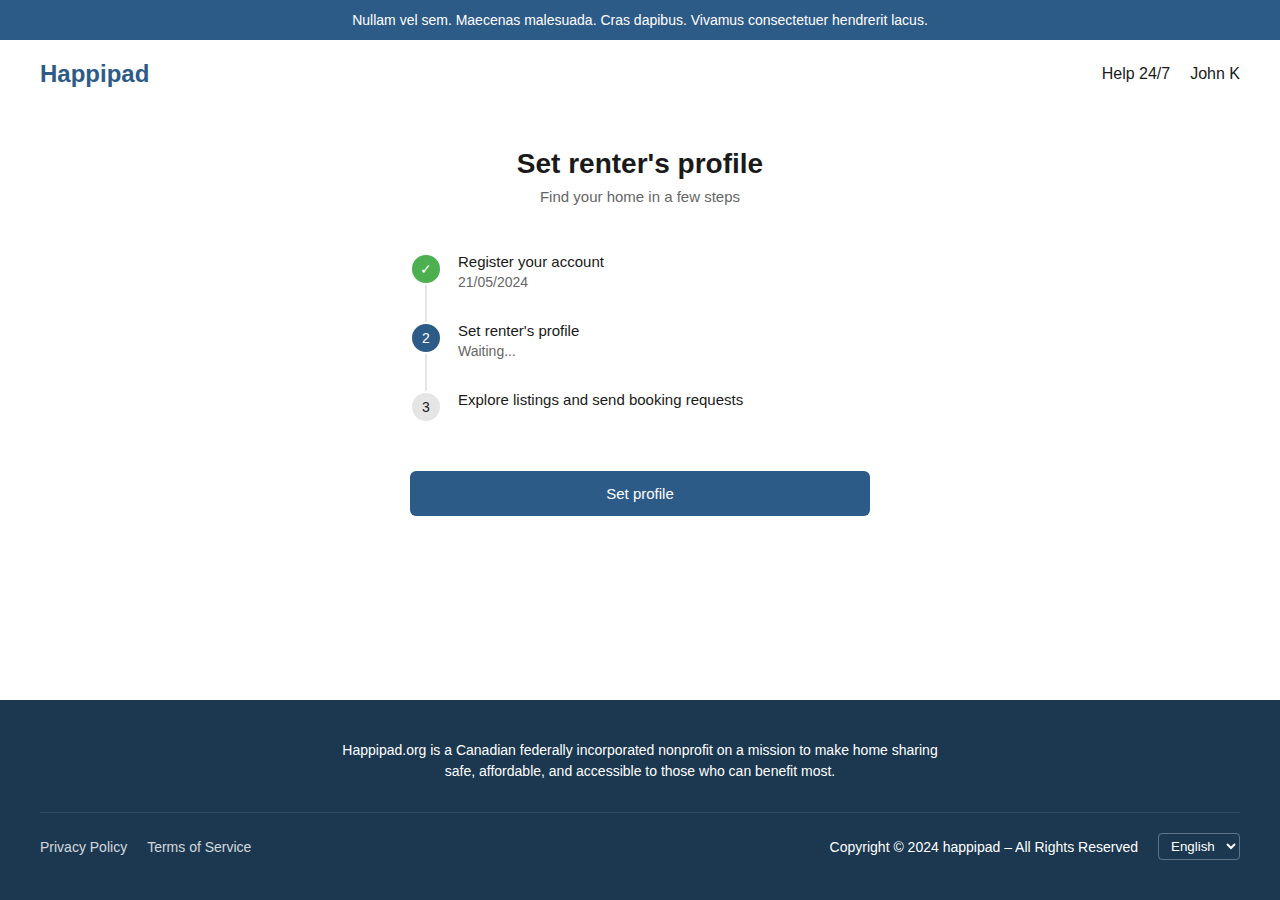
<file: index.html>
<!DOCTYPE html>
<html lang="en">
  <head>
    <meta charset="UTF-8" />
    <meta name="viewport" content="width=device-width, initial-scale=1.0" />
    <title>Happipad - Set Renter's Profile</title>
    <link rel="stylesheet" href="styles.css" />
  </head>
  <body>
    <div class="notification-bar">
      Nullam vel sem. Maecenas malesuada. Cras dapibus. Vivamus consectetuer
      hendrerit lacus.
    </div>

    <header>
      <div class="logo">Happipad</div>
      <div class="header-right">
        <a href="#" class="help-link">Help 24/7</a>
        <div class="user-profile">
          <span>John K</span>
        </div>
      </div>
    </header>

    <main>
      <div class="container">
        <h1>Set renter's profile</h1>
        <p class="subtitle">Find your home in a few steps</p>

        <div class="steps-container">
          <div class="step completed">
            <div class="step-number">
              <span class="checkmark">✓</span>
            </div>
            <div class="step-content">
              <h3>Register your account</h3>
              <p>21/05/2024</p>
            </div>
          </div>

          <div class="step active">
            <div class="step-number">2</div>
            <div class="step-content">
              <h3>Set renter's profile</h3>
              <p>Waiting...</p>
            </div>
          </div>

          <div class="step">
            <div class="step-number">3</div>
            <div class="step-content">
              <h3>Explore listings and send booking requests</h3>
            </div>
          </div>
        </div>

        <button class="primary-button">Set profile</button>
      </div>
    </main>

    <footer>
      <p class="footer-text">
        Happipad.org is a Canadian federally incorporated nonprofit on a mission
        to make home sharing safe, affordable, and accessible to those who can
        benefit most.
      </p>
      <div class="footer-bottom">
        <div class="footer-links">
          <a href="#">Privacy Policy</a>
          <a href="#">Terms of Service</a>
        </div>
        <div class="footer-right">
          <span>Copyright © 2024 happipad – All Rights Reserved</span>
          <select class="language-select">
            <option value="en">English</option>
          </select>
        </div>
      </div>
    </footer>

    <script src="script.js"></script>
  </body>
</html>
</file>
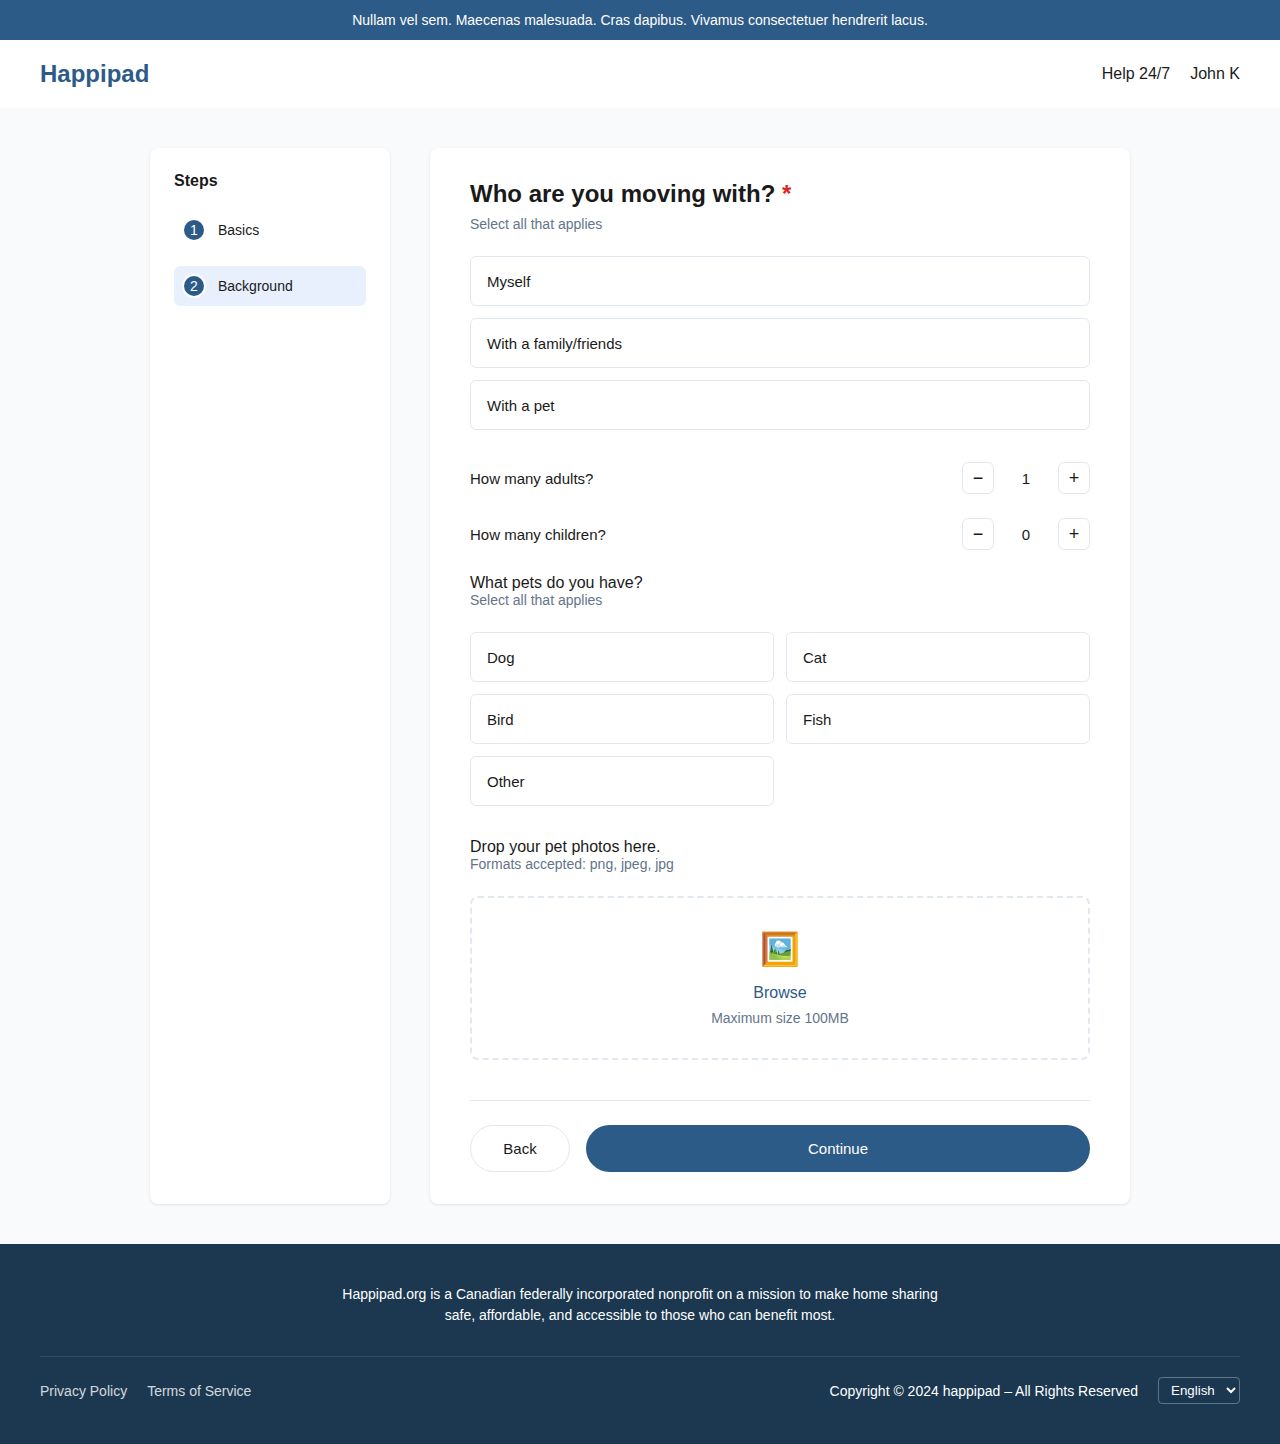
<file: profile.html>
<!DOCTYPE html>
<html lang="en">
  <head>
    <meta charset="UTF-8" />
    <meta
      name="viewport"
      content="width=device-width, initial-scale=1.0, maximum-scale=1.0, user-scalable=no"
    />
    <title>Happipad - Profile Setup</title>
    <link rel="stylesheet" href="styles.css" />
    <link rel="stylesheet" href="profile-styles.css" />
  </head>
  <body>
    <div class="notification-bar">
      Nullam vel sem. Maecenas malesuada. Cras dapibus. Vivamus consectetuer
      hendrerit lacus.
    </div>

    <header>
      <div class="logo">Happipad</div>
      <div class="header-right">
        <a href="#" class="help-link">Help 24/7</a>
        <div class="user-profile">
          <span>John K</span>
        </div>
      </div>
    </header>

    <main class="profile-main">
      <div class="profile-container">
        <div class="sidebar">
          <h2>Steps</h2>
          <div class="steps-list">
            <div class="step-item">
              <span class="step-number">1</span>
              <span class="step-name">Basics</span>
            </div>
            <div class="step-item active">
              <span class="step-number">2</span>
              <span class="step-name">Background</span>
            </div>
          </div>
        </div>

        <div class="form-content">
          <h1>Who are you moving with? <span class="required">*</span></h1>
          <p class="form-subtitle">Select all that applies</p>

          <form class="profile-form">
            <div class="options-group moving-with-options">
              <div class="option-item">
                <span class="option-text">Myself</span>
                <button type="button" class="option-select">✓</button>
              </div>
              <div class="option-item">
                <span class="option-text">With a family/friends</span>
                <button type="button" class="option-select">✓</button>
              </div>
              <div class="option-item">
                <span class="option-text">With a pet</span>
                <button type="button" class="option-select">✓</button>
              </div>
            </div>

            <div class="number-input-group">
              <label class="number-label">
                <span>How many adults?</span>
                <div class="number-control">
                  <button type="button" class="number-btn minus">−</button>
                  <input
                    type="number"
                    value="1"
                    min="1"
                    class="number-input"
                    id="adults-count"
                  />
                  <button type="button" class="number-btn plus">+</button>
                </div>
              </label>
            </div>

            <div class="invite-section" style="display: none">
              <div class="invite-header">
                <h3>Invite your roommates to join</h3>
                <p class="form-subtitle">
                  Since you're moving in with others, you can invite them to
                  create their profiles. This helps everyone be on the same page
                  during the rental process.
                </p>
              </div>

              <div class="invite-list">
                <!-- Invite entries will be added here by JavaScript -->
              </div>

              <button type="button" class="add-invite-button">
                <span class="plus-icon">+</span>
                Add another roommate
              </button>
            </div>

            <div class="number-input-group">
              <label class="number-label">
                <span>How many children?</span>
                <div class="number-control">
                  <button type="button" class="number-btn minus">−</button>
                  <input type="number" value="0" min="0" class="number-input" />
                  <button type="button" class="number-btn plus">+</button>
                </div>
              </label>
            </div>

            <div class="pet-section">
              <label>What pets do you have?</label>
              <p class="form-subtitle">Select all that applies</p>
              <div class="options-group pet-options">
                <div class="option-item">
                  <span class="option-text">Dog</span>
                  <button type="button" class="option-select">✓</button>
                </div>
                <div class="option-item">
                  <span class="option-text">Cat</span>
                  <button type="button" class="option-select">✓</button>
                </div>
                <div class="option-item">
                  <span class="option-text">Bird</span>
                  <button type="button" class="option-select">✓</button>
                </div>
                <div class="option-item">
                  <span class="option-text">Fish</span>
                  <button type="button" class="option-select">✓</button>
                </div>
                <div class="option-item">
                  <span class="option-text">Other</span>
                  <button type="button" class="option-select">✓</button>
                </div>
              </div>
            </div>

            <div class="file-upload-section">
              <label>Drop your pet photos here.</label>
              <p class="form-subtitle">Formats accepted: png, jpeg, jpg</p>
              <div class="upload-area">
                <div class="upload-content">
                  <div class="upload-icon">🖼️</div>
                  <span class="upload-text">Browse</span>
                  <span class="upload-size">Maximum size 100MB</span>
                </div>
              </div>
            </div>

            <div class="form-navigation">
              <div class="nav-buttons">
                <button type="button" class="back-button">Back</button>
                <button type="submit" class="continue-button">Continue</button>
              </div>
            </div>
          </form>
        </div>
      </div>
    </main>

    <footer>
      <p class="footer-text">
        Happipad.org is a Canadian federally incorporated nonprofit on a mission
        to make home sharing safe, affordable, and accessible to those who can
        benefit most.
      </p>
      <div class="footer-bottom">
        <div class="footer-links">
          <a href="#">Privacy Policy</a>
          <a href="#">Terms of Service</a>
        </div>
        <div class="footer-right">
          <span>Copyright © 2024 happipad – All Rights Reserved</span>
          <select class="language-select">
            <option value="en">English</option>
          </select>
        </div>
      </div>
    </footer>

    <script src="profile.js"></script>
  </body>
</html>
</file>
<file: styles.css>
:root {
  --primary-color: #2d5b87;
  --text-color: #1a1a1a;
  --background-color: #ffffff;
  --footer-color: #1b3850;
  --light-gray: #666;
  --border-color: #e5e5e5;
}

* {
  margin: 0;
  padding: 0;
  box-sizing: border-box;
  font-family: -apple-system, BlinkMacSystemFont, "Segoe UI", Roboto, Oxygen,
    Ubuntu, Cantarell, sans-serif;
}

body {
  background-color: var(--background-color);
  color: var(--text-color);
  min-height: 100vh;
  display: flex;
  flex-direction: column;
}

.notification-bar {
  background-color: var(--primary-color);
  color: white;
  padding: 12px;
  text-align: center;
  font-size: 14px;
}

header {
  display: flex;
  justify-content: space-between;
  align-items: center;
  padding: 20px 40px;
}

.logo {
  font-size: 24px;
  font-weight: bold;
  color: var(--primary-color);
}

.header-right {
  display: flex;
  align-items: center;
  gap: 20px;
}

.help-link {
  color: var(--text-color);
  text-decoration: none;
}

.user-profile {
  display: flex;
  align-items: center;
}

main {
  flex: 1;
  padding: 40px;
  display: flex;
  justify-content: center;
  align-items: flex-start;
}

.container {
  max-width: 500px;
  width: 100%;
  text-align: center;
  padding: 0 20px;
}

h1 {
  font-size: 28px;
  margin-bottom: 8px;
  color: var(--text-color);
  font-weight: 600;
}

.subtitle {
  color: var(--light-gray);
  margin-bottom: 48px;
  font-size: 15px;
}

.steps-container {
  display: flex;
  flex-direction: column;
  gap: 32px;
  margin: 0 auto 48px;
  position: relative;
}

.steps-container::before {
  content: "";
  position: absolute;
  left: 15px;
  top: 32px;
  bottom: 0;
  width: 2px;
  background-color: var(--border-color);
  z-index: 0;
}

.step {
  display: flex;
  align-items: flex-start;
  gap: 16px;
  text-align: left;
  position: relative;
  z-index: 1;
}

.step-number {
  width: 32px;
  height: 32px;
  border-radius: 50%;
  background-color: var(--border-color);
  display: flex;
  align-items: center;
  justify-content: center;
  font-weight: 500;
  flex-shrink: 0;
  font-size: 14px;
  border: 2px solid white;
}

.step.completed .step-number {
  background-color: #4caf50;
  color: white;
}

.step.active .step-number {
  background-color: var(--primary-color);
  color: white;
}

.step-content h3 {
  font-size: 15px;
  margin-bottom: 4px;
  font-weight: 500;
}

.step-content p {
  color: var(--light-gray);
  font-size: 14px;
}

.primary-button {
  background-color: var(--primary-color);
  color: white;
  border: none;
  padding: 14px;
  border-radius: 6px;
  font-size: 15px;
  cursor: pointer;
  transition: background-color 0.2s;
  width: 100%;
  font-weight: 500;
}

.primary-button:hover {
  background-color: #234a6f;
}

footer {
  background-color: var(--footer-color);
  color: white;
  padding: 40px;
  text-align: center;
  margin-top: auto;
}

.footer-text {
  max-width: 600px;
  margin: 0 auto 30px;
  line-height: 1.5;
  font-size: 14px;
}

.footer-bottom {
  display: flex;
  justify-content: space-between;
  align-items: center;
  padding-top: 20px;
  border-top: 1px solid rgba(255, 255, 255, 0.1);
}

.footer-links {
  display: flex;
  gap: 20px;
}

.footer-links a {
  color: white;
  text-decoration: none;
  font-size: 14px;
  opacity: 0.8;
  transition: opacity 0.2s;
}

.footer-links a:hover {
  opacity: 1;
}

.footer-right {
  display: flex;
  align-items: center;
  gap: 20px;
  font-size: 14px;
}

.language-select {
  background: transparent;
  color: white;
  border: 1px solid rgba(255, 255, 255, 0.3);
  padding: 4px 8px;
  border-radius: 4px;
  cursor: pointer;
}

.language-select option {
  background-color: var(--footer-color);
}
</file>
<file: profile-styles.css>
/* Profile page specific styles */
.profile-main {
  background-color: #f8fafc;
  min-height: calc(100vh - 180px);
  padding: 0;
}

/* Hide default number input spinners */
/* For Chrome, Safari, Edge, Opera */
input[type="number"]::-webkit-inner-spin-button,
input[type="number"]::-webkit-outer-spin-button {
  -webkit-appearance: none;
  margin: 0;
}

/* For Firefox */
input[type="number"] {
  -moz-appearance: textfield;
}

.profile-container {
  display: flex;
  max-width: 1200px;
  margin: 0 auto;
  gap: 40px;
  padding: 40px;
}

/* Sidebar styles */
.sidebar {
  width: 240px;
  flex-shrink: 0;
  background: white;
  padding: 24px;
  border-radius: 8px;
  box-shadow: 0 1px 3px rgba(0, 0, 0, 0.1);
}

.sidebar h2 {
  font-size: 16px;
  font-weight: 600;
  margin-bottom: 20px;
  color: var(--text-color);
}

.steps-list {
  display: flex;
  flex-direction: column;
  gap: 16px;
}

.step-item {
  display: flex;
  align-items: center;
  gap: 12px;
  padding: 8px;
  border-radius: 6px;
  cursor: pointer;
  transition: background-color 0.2s;
}

.step-item:hover {
  background-color: #f1f5f9;
}

.step-item.active {
  background-color: #e8f0fe;
}

.step-item .step-number {
  width: 24px;
  height: 24px;
  background-color: var(--primary-color);
  color: white;
  border-radius: 50%;
  display: flex;
  align-items: center;
  justify-content: center;
  font-size: 14px;
  font-weight: 500;
}

.step-item .step-name {
  font-size: 14px;
  color: var(--text-color);
}

/* Form content styles */
.form-content {
  flex: 1;
  min-width: 700px;
  background: white;
  padding: 32px 40px;
  border-radius: 8px;
  box-shadow: 0 1px 3px rgba(0, 0, 0, 0.1);
}

.form-content h1 {
  font-size: 24px;
  margin-bottom: 8px;
}

.required {
  color: #dc2626;
}

.form-subtitle {
  color: #64748b;
  font-size: 14px;
  margin-bottom: 24px;
}

/* Options styles */
.options-group {
  display: flex;
  flex-direction: column;
  gap: 12px;
  margin-bottom: 32px;
}

.pet-options {
  display: grid;
  grid-template-columns: repeat(auto-fill, minmax(200px, 1fr));
}

.option-item {
  padding: 12px 16px;
  border: 1px solid #e2e8f0;
  border-radius: 6px;
  font-size: 15px;
  color: var(--text-color);
  display: flex;
  justify-content: space-between;
  align-items: center;
  cursor: pointer;
  transition: all 0.2s;
  background: white;
}

.option-item:hover {
  background-color: #f8fafc;
  border-color: var(--primary-color);
}

.option-item.selected {
  background-color: #e8f0fe;
  border-color: var(--primary-color);
  color: var(--primary-color);
}

.option-select {
  background: none;
  border: none;
  color: transparent;
  cursor: pointer;
  font-size: 16px;
  padding: 0;
  display: flex;
  align-items: center;
  justify-content: center;
  width: 24px;
  height: 24px;
}

.option-item.selected .option-select {
  color: var(--primary-color);
}

/* Number input styles */
.number-input-group {
  margin-bottom: 24px;
}

.number-input-group label {
  display: flex;
  justify-content: space-between;
  align-items: center;
  font-size: 15px;
  color: var(--text-color);
}

.number-control {
  display: flex;
  align-items: center;
  gap: 12px;
  background: white;
  border-radius: 6px;
}

.number-btn {
  width: 32px;
  height: 32px;
  border: 1px solid #e2e8f0;
  background: white;
  border-radius: 6px;
  cursor: pointer;
  display: flex;
  align-items: center;
  justify-content: center;
  font-size: 18px;
  color: var(--text-color);
  transition: all 0.2s;
}

.number-btn:hover {
  background-color: #f1f5f9;
}

.number-input {
  width: 40px;
  text-align: center;
  border: none;
  font-size: 15px;
  color: var(--text-color);
  padding: 0;
  background: transparent;
}

/* File upload styles */
.file-upload-section {
  margin-bottom: 32px;
}

.upload-area {
  border: 2px dashed #e2e8f0;
  border-radius: 8px;
  padding: 32px;
  text-align: center;
  cursor: pointer;
  transition: all 0.2s;
}

.upload-area:hover {
  border-color: var(--primary-color);
  background-color: #f8fafc;
}

.upload-content {
  display: flex;
  flex-direction: column;
  align-items: center;
  gap: 8px;
}

.upload-icon {
  font-size: 32px;
  color: #64748b;
  margin-bottom: 8px;
}

.upload-text {
  color: var(--primary-color);
  font-weight: 500;
}

.upload-size {
  font-size: 14px;
  color: #64748b;
}

/* Navigation styles */
.form-navigation {
  display: flex;
  justify-content: space-between;
  align-items: center;
  margin-top: 40px;
  padding-top: 24px;
  border-top: 1px solid #e2e8f0;
}

.step-counter {
  font-size: 14px;
  color: #64748b;
}

.nav-buttons {
  display: flex;
  gap: 16px;
  width: 100%;
}

.back-button {
  padding: 14px 24px;
  border: 1px solid #e2e8f0;
  background: white;
  border-radius: 100px;
  color: var(--text-color);
  font-size: 15px;
  font-weight: 500;
  cursor: pointer;
  transition: all 0.2s;
  min-width: 100px;
}

.back-button:hover {
  background-color: #f8fafc;
  border-color: #cbd5e1;
}

.continue-button {
  padding: 14px 24px;
  background-color: var(--primary-color);
  color: white;
  border: none;
  border-radius: 100px;
  font-size: 15px;
  font-weight: 500;
  cursor: pointer;
  transition: all 0.2s;
  flex: 1;
}

.continue-button:hover {
  background-color: #234a6f;
}

/* Invite section styles */
.invite-section {
  margin: 24px 0 32px;
  padding: 24px;
  background-color: #f8fafc;
  border-radius: 12px;
  border: 1px solid #e2e8f0;
}

.invite-header {
  margin-bottom: 20px;
}

.invite-header h3 {
  font-size: 16px;
  font-weight: 600;
  color: var(--text-color);
  margin-bottom: 4px;
}

.invite-list {
  display: flex;
  flex-direction: column;
  gap: 12px;
  margin-bottom: 20px;
}

.invite-entry {
  display: flex;
  gap: 12px;
  align-items: center;
}

.invite-input {
  flex: 1;
  padding: 12px 16px;
  border: 1px solid #e2e8f0;
  border-radius: 8px;
  font-size: 15px;
  background: white;
  transition: all 0.2s;
}

.invite-input:focus {
  outline: none;
  border-color: var(--primary-color);
  box-shadow: 0 0 0 3px rgba(45, 91, 135, 0.1);
}

.invite-input:invalid {
  border-color: #dc2626;
}

.send-invite-button {
  padding: 12px 20px;
  background-color: var(--primary-color);
  color: white;
  border: none;
  border-radius: 8px;
  font-size: 14px;
  font-weight: 500;
  cursor: pointer;
  transition: all 0.2s;
  white-space: nowrap;
}

.send-invite-button:disabled {
  background-color: #94a3b8;
  cursor: not-allowed;
  opacity: 0.7;
}

.send-invite-button:not(:disabled):hover {
  background-color: #234a6f;
}

.remove-invite {
  width: 32px;
  height: 32px;
  border: 1px solid #e2e8f0;
  background: white;
  border-radius: 6px;
  color: #64748b;
  display: flex;
  align-items: center;
  justify-content: center;
  cursor: pointer;
  transition: all 0.2s;
  flex-shrink: 0;
  font-size: 18px;
}

.remove-invite:hover {
  background-color: #fee2e2;
  border-color: #fecaca;
  color: #dc2626;
}

.sent-invite {
  flex: 1;
  display: flex;
  align-items: center;
  justify-content: space-between;
  padding: 12px 16px;
  background-color: #f8fafc;
  border: 1px solid #e2e8f0;
  border-radius: 8px;
}

.sent-email {
  color: #475569;
  font-size: 15px;
}

.sent-status {
  color: #16a34a;
  font-size: 14px;
  font-weight: 500;
  background-color: #dcfce7;
  padding: 4px 12px;
  border-radius: 100px;
}

.add-invite-button {
  display: flex;
  align-items: center;
  gap: 8px;
  padding: 12px 20px;
  background: white;
  border: 1px dashed #94a3b8;
  border-radius: 8px;
  color: var(--primary-color);
  font-size: 15px;
  font-weight: 500;
  cursor: pointer;
  transition: all 0.2s;
  width: 100%;
  justify-content: center;
  margin-top: 12px;
}

.add-invite-button:hover {
  background-color: #f8fafc;
  border-color: var(--primary-color);
}

.plus-icon {
  font-size: 18px;
  line-height: 1;
}
</file>
